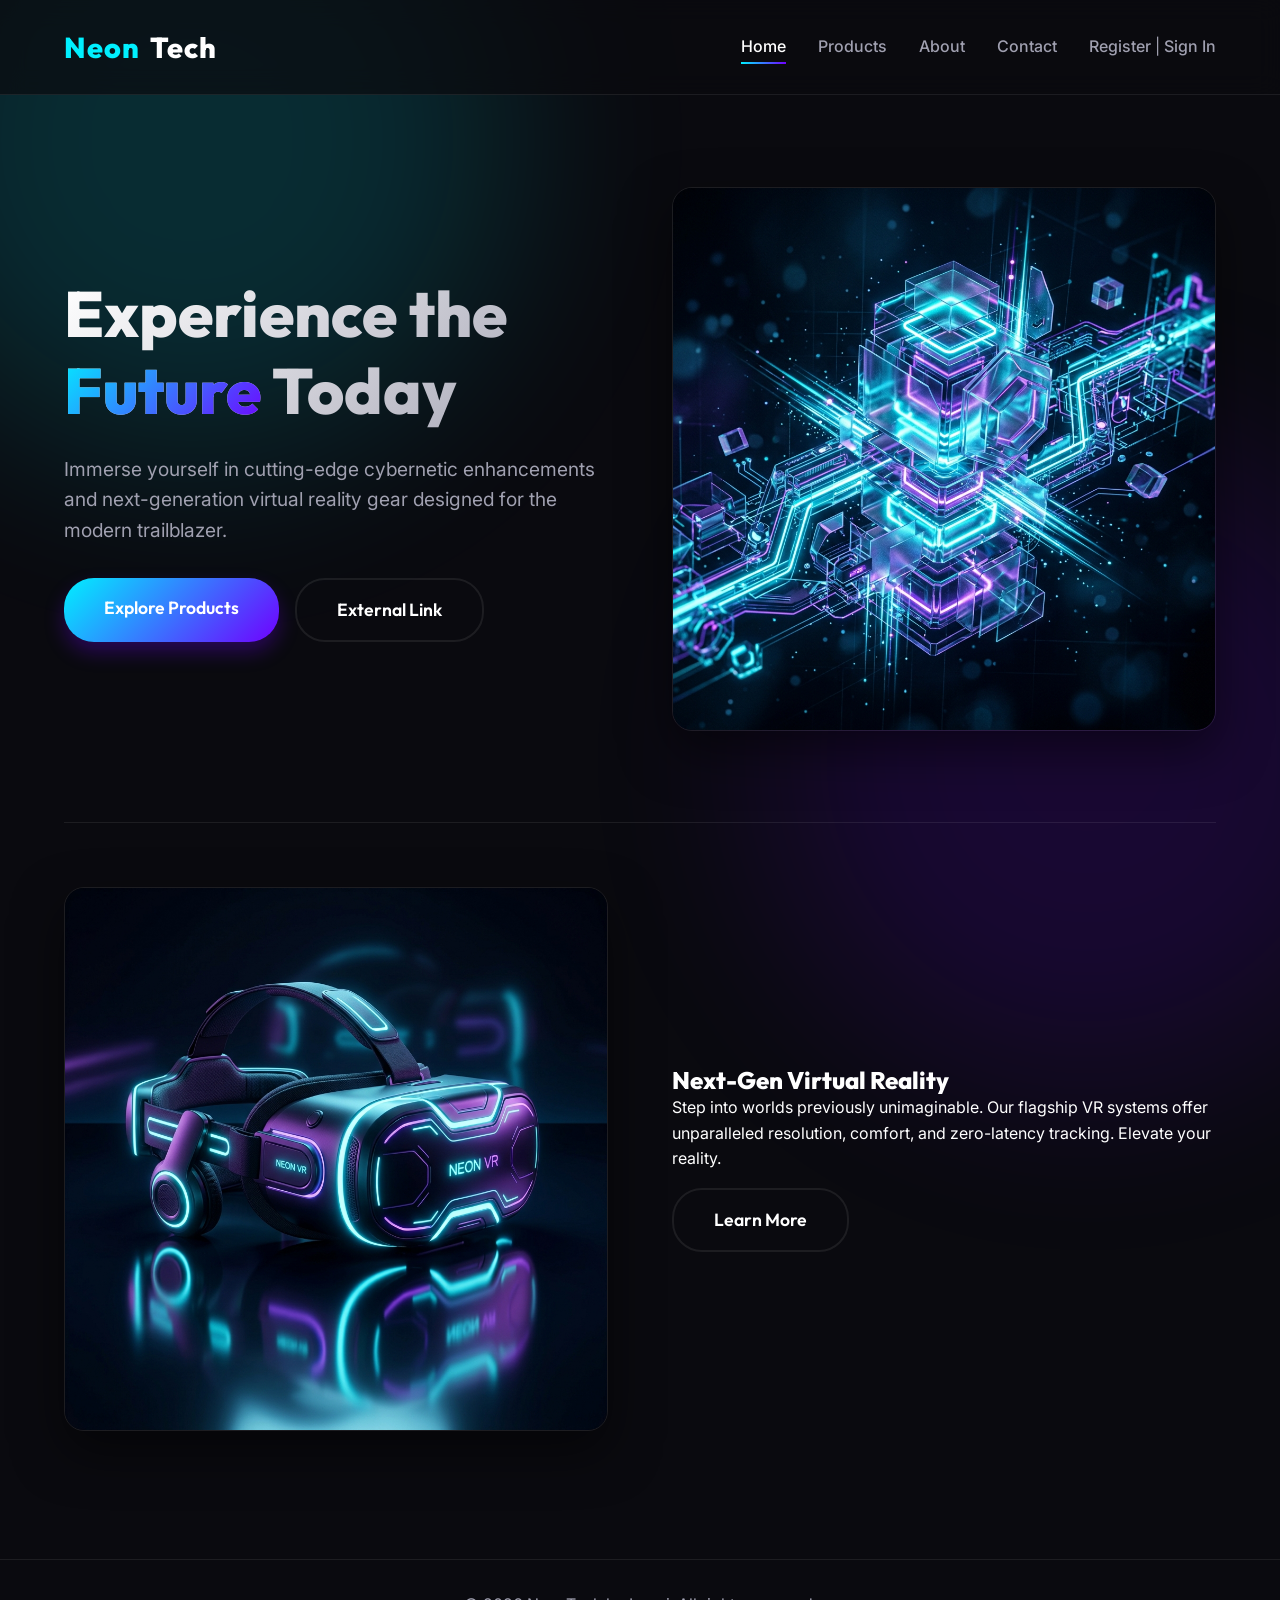
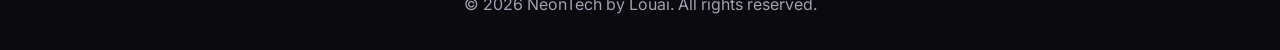
<file: index.html>
<!DOCTYPE html>
<html lang="en">
<head>
    <meta charset="UTF-8">
    <meta name="viewport" content="width=device-width, initial-scale=1.0">
    <title>NeonTech - Future of Tech</title>
    <meta name="description" content="Discover the latest in cybernetic and virtual reality technologies with NeonTech.">
    <link rel="stylesheet" href="style.css">
</head>
<body>
    <nav class="navbar">
        <div class="nav-brand">
            <span>Neon</span>Tech
        </div>
        <ul class="nav-links">
            <li><a href="index.html" class="active">Home</a></li>
            <li><a href="products.html">Products</a></li>
            <li><a href="about.html">About</a></li>
            <li><a href="contact.html">Contact</a></li>
            <li id="auth-links">
                <a href="register.html">Register</a>
                <span style="color: var(--text-secondary);"> | </span>
                <a href="signin.html">Sign In</a>
            </li>
            <li id="user-session" style="display:none;">
                <span id="user-name" style="color: var(--success-color); font-weight: bold;"></span>
                <button onclick="logout()" class="btn btn-outline" style="padding: 0.5rem 1rem; font-size: 0.9rem;">Logout</button>
            </li>
        </ul>
    </nav>

    <main>
        <section class="hero fade-in">
            <div class="hero-content">
                <h1>Experience the <span>Future</span> Today</h1>
                <p>Immerse yourself in cutting-edge cybernetic enhancements and next-generation virtual reality gear designed for the modern trailblazer.</p>
                <div style="display: flex; gap: 1rem;">
                    <a href="products.html" class="btn btn-primary">Explore Products</a>
                    <a href="https://github.com" target="_blank" class="btn btn-outline">External Link</a>
                </div>
            </div>
            <div class="hero-image">
                <img src="images/hero.png" alt="High tech geometric visualization">
            </div>
        </section>

        <section class="fade-in mt-3" style="display: flex; align-items: center; gap: 4rem; padding-top: 4rem; border-top: 1px solid var(--surface-border); flex-direction: row-reverse;">
            <div class="hero-content">
                <h2>Next-Gen <span>Virtual Reality</span></h2>
                <p>Step into worlds previously unimaginable. Our flagship VR systems offer unparalleled resolution, comfort, and zero-latency tracking. Elevate your reality.</p>
                <a href="about.html" class="btn btn-outline" style="margin-top: 1rem;">Learn More</a>
            </div>
            <div class="hero-image">
                <img src="images/feature.png" alt="Modern VR Headset glowing with neon lights">
            </div>
        </section>
    </main>

    <footer>
        <p>&copy; 2026 NeonTech by Louai. All rights reserved.</p>
    </footer>

    <script src="script.js"></script>
</body>
</html>
</file>
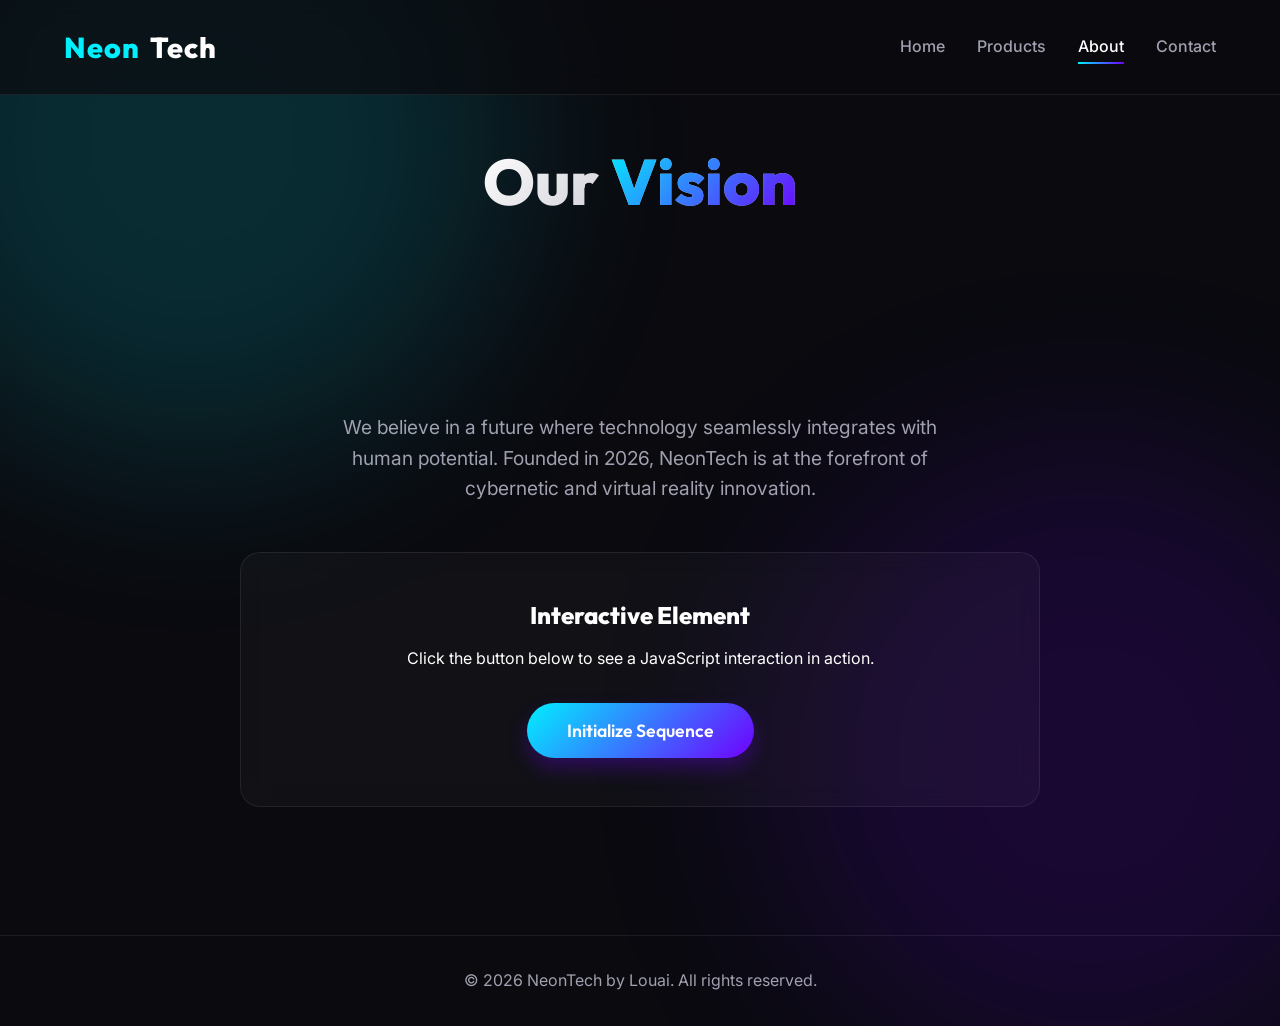
<file: about.html>
<!DOCTYPE html>
<html lang="en">
<head>
    <meta charset="UTF-8">
    <meta name="viewport" content="width=device-width, initial-scale=1.0">
    <title>About Us - NeonTech</title>
    <meta name="description" content="Learn more about NeonTech's vision for the future.">
    <link rel="stylesheet" href="style.css">
</head>
<body>
    <nav class="navbar">
        <div class="nav-brand">
            <span>Neon</span>Tech
        </div>
        <ul class="nav-links">
            <li><a href="index.html">Home</a></li>
            <li><a href="products.html">Products</a></li>
            <li><a href="about.html" class="active">About</a></li>
            <li><a href="contact.html">Contact</a></li>
        </ul>
    </nav>

    <main>
        <div class="hero fade-in" style="min-height: 40vh; text-align: center; flex-direction: column;">
            <h1>Our <span>Vision</span></h1>
            <p style="margin: 0 auto;">We believe in a future where technology seamlessly integrates with human potential. Founded in 2026, NeonTech is at the forefront of cybernetic and virtual reality innovation.</p>
        </div>
        
        <div class="form-container fade-in text-center mt-3" style="max-width: 800px;">
            <h2 class="mb-1">Interactive Element</h2>
            <p class="mb-2" id="interactive-text">Click the button below to see a JavaScript interaction in action.</p>
            <button id="demo-btn" class="btn btn-primary">Initialize Sequence</button>
        </div>
    </main>

    <footer>
        <p>&copy; 2026 NeonTech by Louai. All rights reserved.</p>
    </footer>

    <script src="script.js"></script>
</body>
</html>
</file>
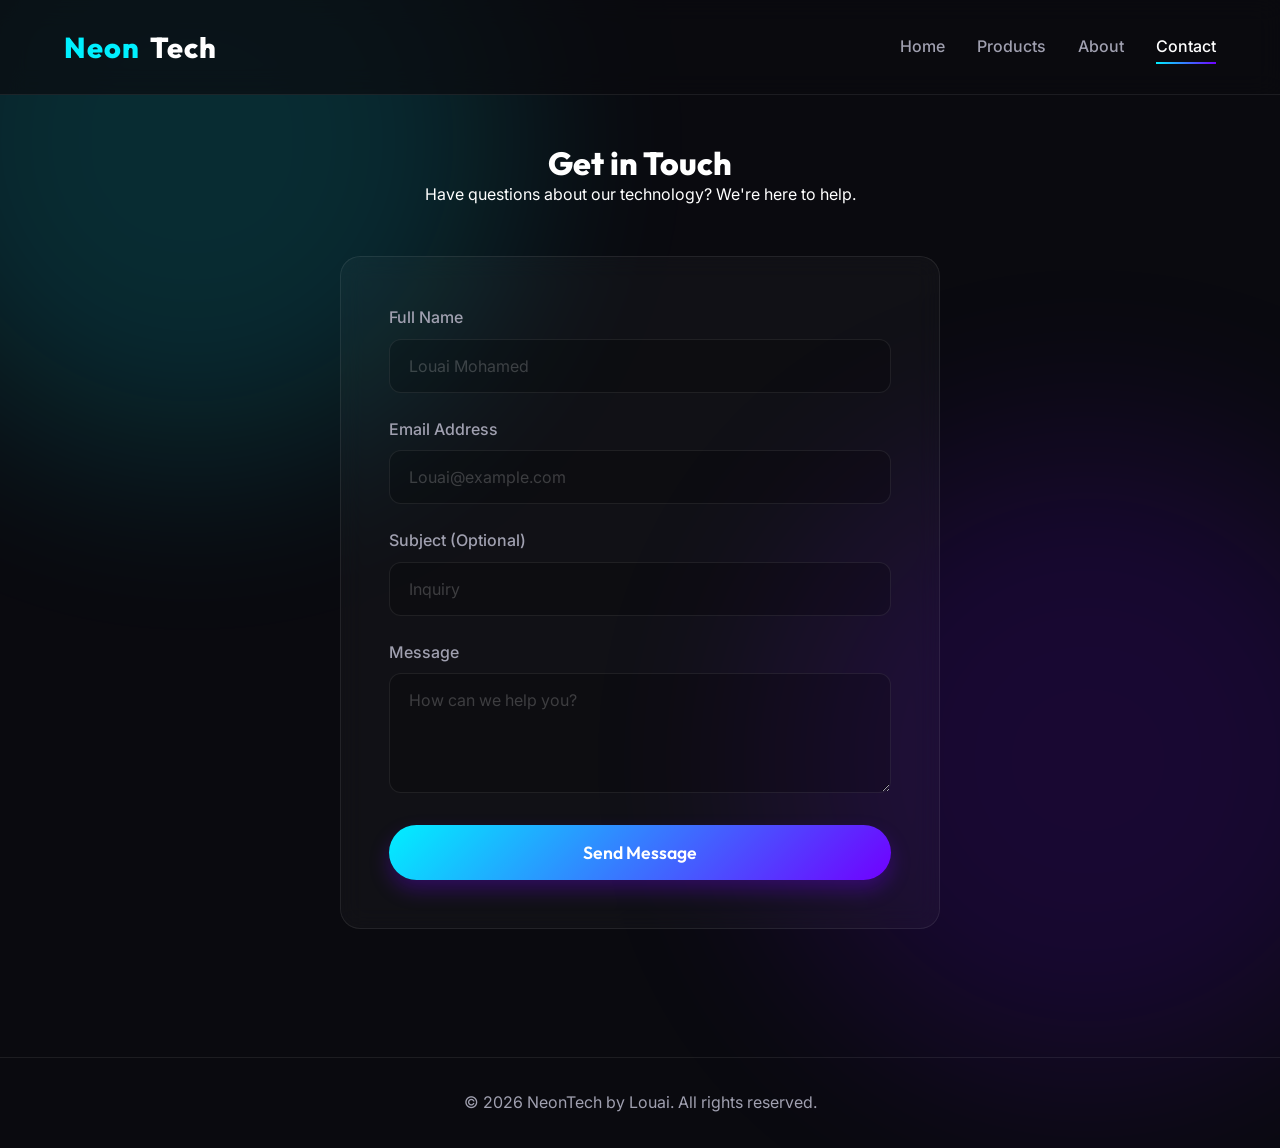
<file: contact.html>
<!DOCTYPE html>
<html lang="en">
<head>
    <meta charset="UTF-8">
    <meta name="viewport" content="width=device-width, initial-scale=1.0">
    <title>Contact Us - NeonTech</title>
    <meta name="description" content="Get in touch with NeonTech for support or business inquiries.">
    <link rel="stylesheet" href="style.css">
</head>
<body>
    <nav class="navbar">
        <div class="nav-brand">
            <span>Neon</span>Tech
        </div>
        <ul class="nav-links">
            <li><a href="index.html">Home</a></li>
            <li><a href="products.html">Products</a></li>
            <li><a href="about.html">About</a></li>
            <li><a href="contact.html" class="active">Contact</a></li>
        </ul>
    </nav>

    <main>
        <div class="text-center fade-in mb-3">
            <h1>Get in <span>Touch</span></h1>
            <p>Have questions about our technology? We're here to help.</p>
        </div>

        <div class="form-container fade-in">
            <form id="contact-form" novalidate>
                <div class="form-group" id="name-group">
                    <label for="name">Full Name</label>
                    <input type="text" id="name" name="name" class="form-control" placeholder="Louai Mohamed">
                    <div class="error-message">Name is required.</div>
                </div>
                
                <div class="form-group" id="email-group">
                    <label for="email">Email Address</label>
                    <input type="email" id="email" name="email" class="form-control" placeholder="Louai@example.com">
                    <div class="error-message">A valid email is required.</div>
                </div>

                <div class="form-group">
                    <label for="subject">Subject (Optional)</label>
                    <input type="text" id="subject" name="subject" class="form-control" placeholder="Inquiry">
                </div>
                
                <div class="form-group" id="message-group">
                    <label for="message">Message</label>
                    <textarea id="message" name="message" class="form-control" placeholder="How can we help you?"></textarea>
                    <div class="error-message">Message is required.</div>
                </div>
                
                <button type="submit" class="btn btn-primary" style="width: 100%;">Send Message</button>
            </form>
        </div>
    </main>

    <footer>
        <p>&copy; 2026 NeonTech by Louai. All rights reserved.</p>
    </footer>

    <script src="script.js"></script>
</body>
</html>
</file>
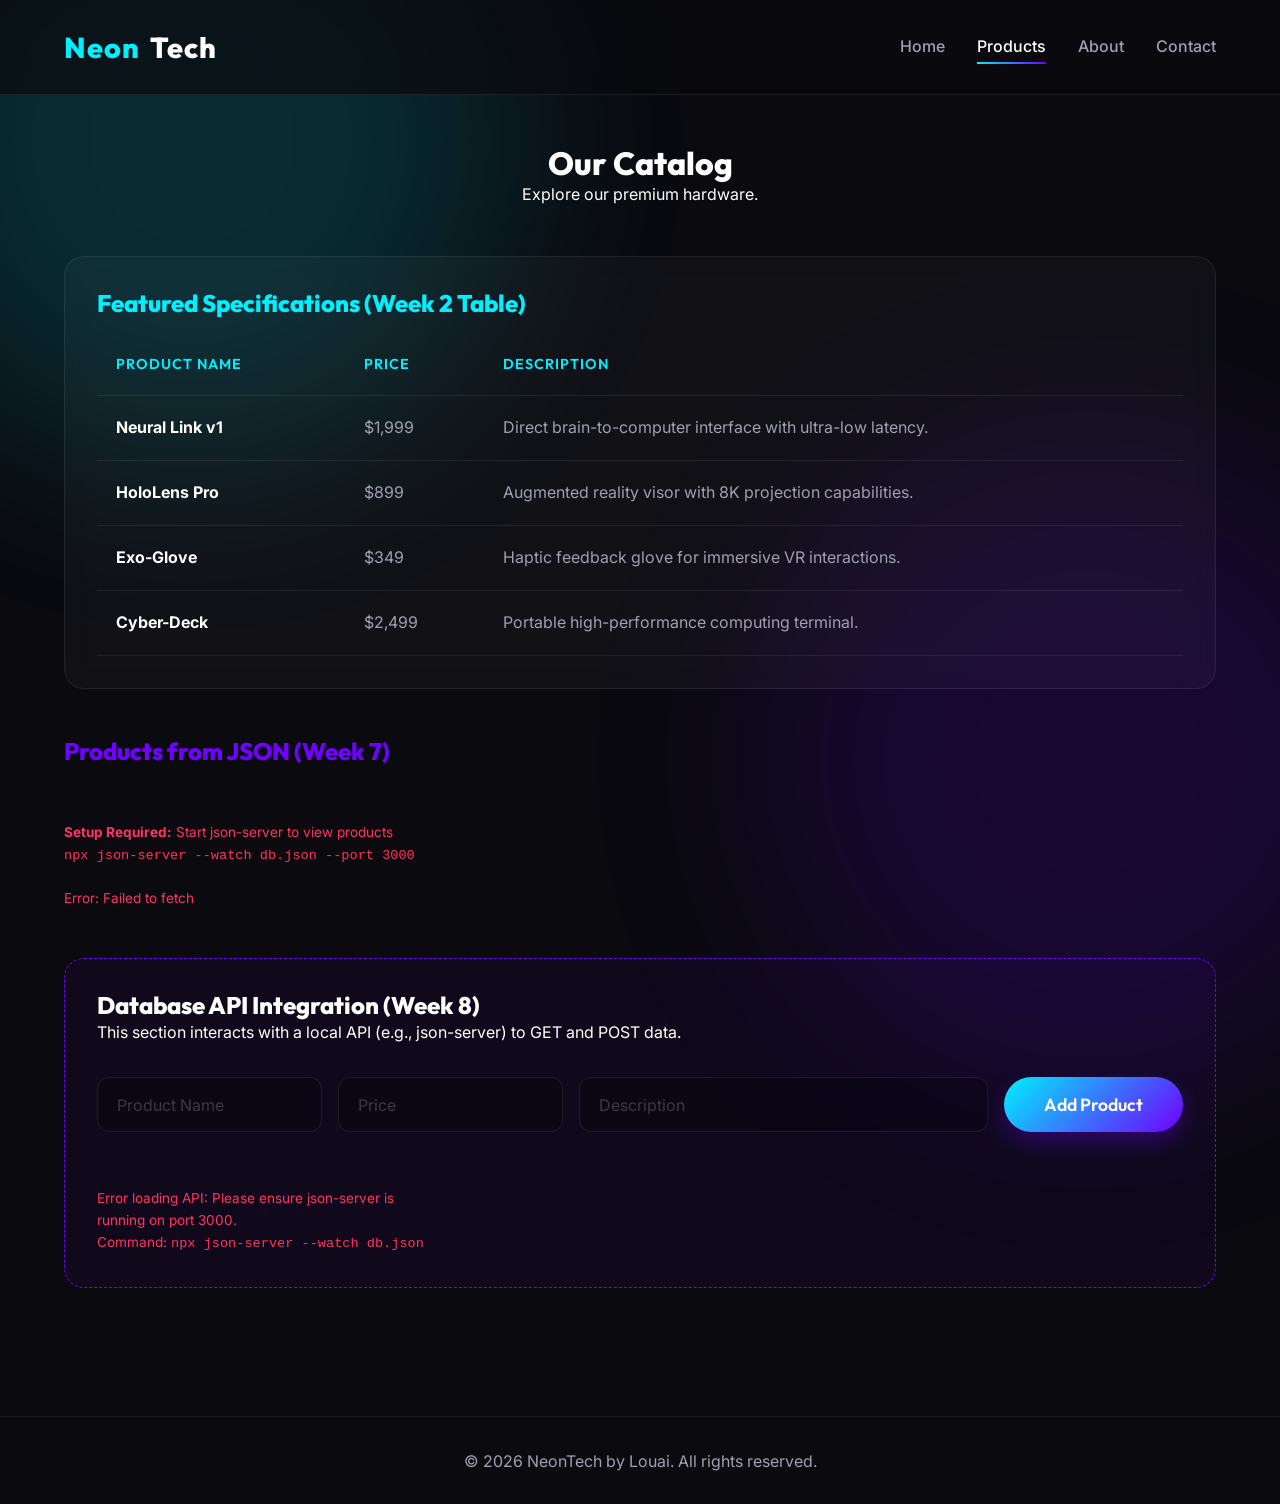
<file: products.html>
<!DOCTYPE html>
<html lang="en">
<head>
    <meta charset="UTF-8">
    <meta name="viewport" content="width=device-width, initial-scale=1.0">
    <title>Products - NeonTech</title>
    <meta name="description" content="Browse our catalog of advanced cybernetic and VR products.">
    <link rel="stylesheet" href="style.css">
</head>
<body>
    <nav class="navbar">
        <div class="nav-brand">
            <span>Neon</span>Tech
        </div>
        <ul class="nav-links">
            <li><a href="index.html">Home</a></li>
            <li><a href="products.html" class="active">Products</a></li>
            <li><a href="about.html">About</a></li>
            <li><a href="contact.html">Contact</a></li>
        </ul>
    </nav>

    <main>
        <div class="text-center fade-in">
            <h1>Our <span>Catalog</span></h1>
            <p>Explore our premium hardware.</p>
        </div>

        <!-- Week 2 HTML Table Requirement -->
        <div class="table-container fade-in mt-3">
            <h2 class="mb-1" style="color: var(--primary-color);">Featured Specifications (Week 2 Table)</h2>
            <table>
                <thead>
                    <tr>
                        <th>Product Name</th>
                        <th>Price</th>
                        <th>Description</th>
                    </tr>
                </thead>
                <tbody>
                    <tr>
                        <td><strong>Neural Link v1</strong></td>
                        <td>$1,999</td>
                        <td>Direct brain-to-computer interface with ultra-low latency.</td>
                    </tr>
                    <tr>
                        <td><strong>HoloLens Pro</strong></td>
                        <td>$899</td>
                        <td>Augmented reality visor with 8K projection capabilities.</td>
                    </tr>
                    <tr>
                        <td><strong>Exo-Glove</strong></td>
                        <td>$349</td>
                        <td>Haptic feedback glove for immersive VR interactions.</td>
                    </tr>
                    <tr>
                        <td><strong>Cyber-Deck</strong></td>
                        <td>$2,499</td>
                        <td>Portable high-performance computing terminal.</td>
                    </tr>
                </tbody>
            </table>
        </div>

        <!-- Week 7 JSON Data Section -->
        <div class="fade-in mt-3">
            <h2 style="color: var(--secondary-color);">Products from JSON (Week 7)</h2>
            <div id="json-products" class="products-grid">
                <!-- Products loaded via fetch API will appear here -->
            </div>
        </div>

        <!-- Week 8 API Management Section -->
        <div class="api-management fade-in mt-3">
            <h2>Database API Integration (Week 8)</h2>
            <p class="mb-2">This section interacts with a local API (e.g., json-server) to GET and POST data.</p>
            
            <form id="api-form" class="mb-2" style="display: flex; gap: 1rem; flex-wrap: wrap;">
                <input type="text" id="api-name" class="form-control" placeholder="Product Name" required style="flex: 1; min-width: 200px;">
                <input type="number" id="api-price" class="form-control" placeholder="Price" required style="flex: 1; min-width: 150px;">
                <input type="text" id="api-desc" class="form-control" placeholder="Description" required style="flex: 2; min-width: 250px;">
                <button type="submit" class="btn btn-primary">Add Product</button>
            </form>

            <div id="api-products" class="products-grid mt-3">
                <!-- API Products will load here -->
            </div>
        </div>
    </main>

    <footer>
        <p>&copy; 2026 NeonTech by Louai. All rights reserved.</p>
    </footer>

    <script src="script.js?v=20260508-live-sync-3"></script>
</body>
</html>
</file>
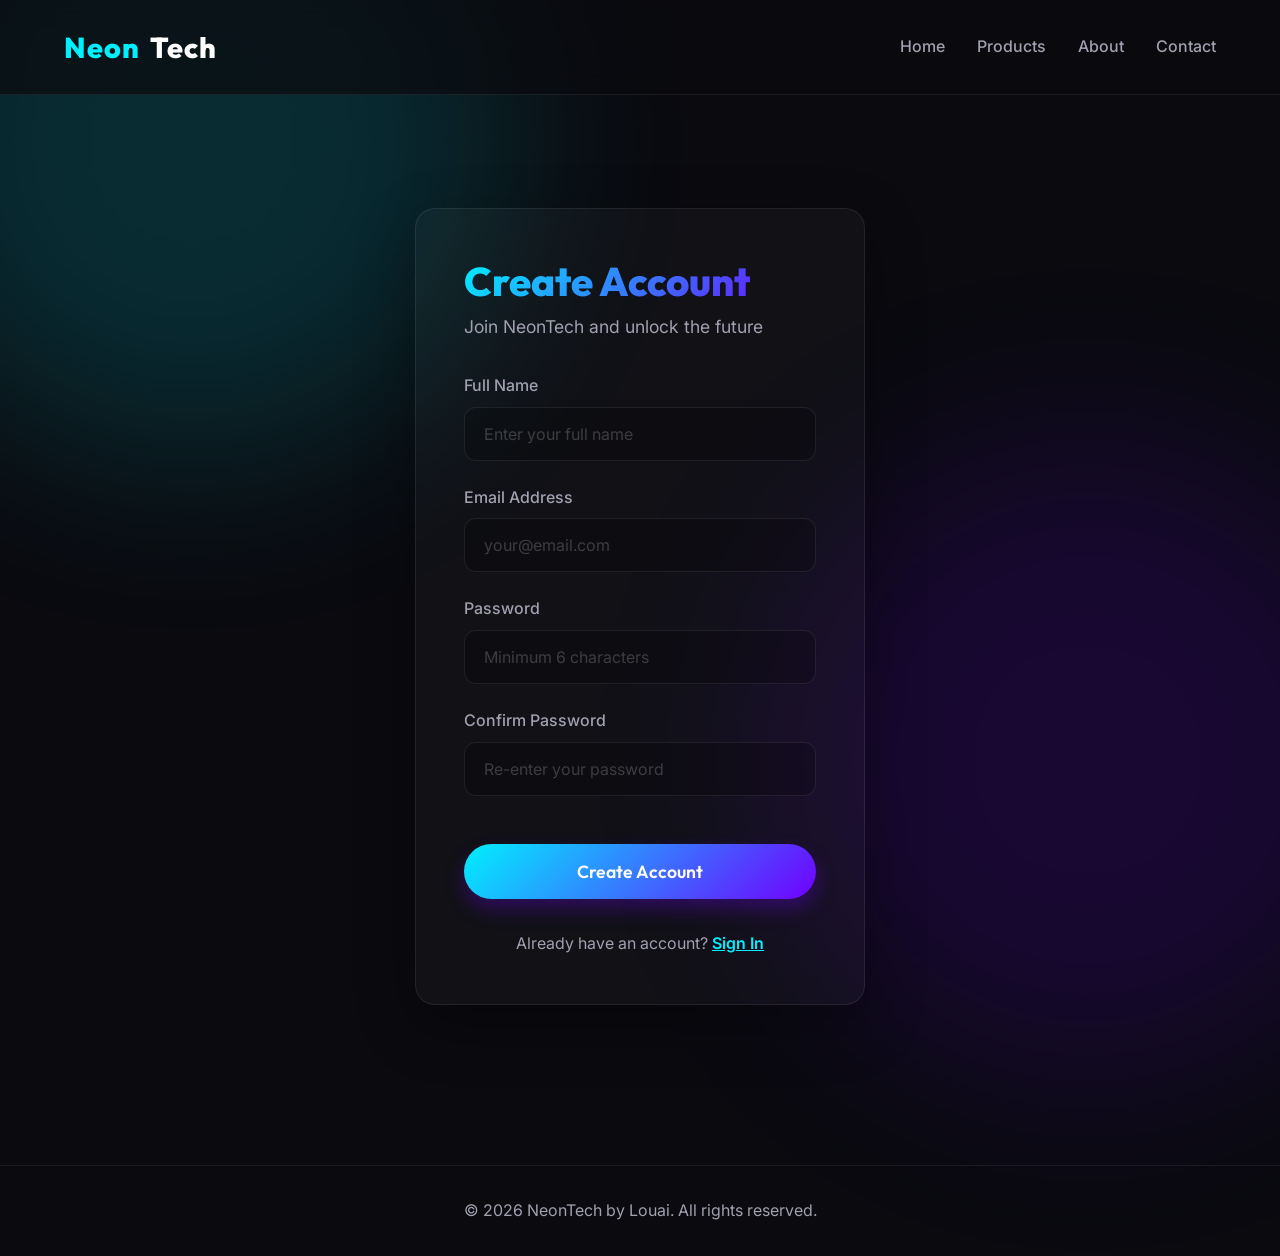
<file: register.html>
<!DOCTYPE html>
<html lang="en">
<head>
    <meta charset="UTF-8">
    <meta name="viewport" content="width=device-width, initial-scale=1.0">
    <title>Register - NeonTech</title>
    <meta name="description" content="Create your NeonTech account to access exclusive features.">
    <link rel="stylesheet" href="style.css">
</head>
<body>
    <nav class="navbar">
        <div class="nav-brand">
            <span>Neon</span>Tech
        </div>
        <ul class="nav-links">
            <li><a href="index.html">Home</a></li>
            <li><a href="products.html">Products</a></li>
            <li><a href="about.html">About</a></li>
            <li><a href="contact.html">Contact</a></li>
        </ul>
    </nav>

    <main style="padding-top: 6rem;">
        <div class="auth-container fade-in">
            <div class="auth-card">
                <h1>Create Account</h1>
                <p class="auth-subtitle">Join NeonTech and unlock the future</p>

                <form id="register-form" novalidate>
                    <div class="form-group" id="reg-name-group">
                        <label for="reg-name">Full Name</label>
                        <input 
                            type="text" 
                            id="reg-name" 
                            name="name" 
                            class="form-control" 
                            placeholder="Enter your full name"
                            required>
                        <div class="error-message">Name is required and must contain only letters and spaces.</div>
                    </div>

                    <div class="form-group" id="reg-email-group">
                        <label for="reg-email">Email Address</label>
                        <input 
                            type="email" 
                            id="reg-email" 
                            name="email" 
                            class="form-control" 
                            placeholder="your@email.com"
                            required>
                        <div class="error-message">A valid email address is required.</div>
                    </div>

                    <div class="form-group" id="reg-password-group">
                        <label for="reg-password">Password</label>
                        <input 
                            type="password" 
                            id="reg-password" 
                            name="password" 
                            class="form-control" 
                            placeholder="Minimum 6 characters"
                            required>
                        <div class="error-message">Password must be at least 6 characters long.</div>
                    </div>

                    <div class="form-group" id="reg-confirm-group">
                        <label for="reg-confirm">Confirm Password</label>
                        <input 
                            type="password" 
                            id="reg-confirm" 
                            name="confirm" 
                            class="form-control" 
                            placeholder="Re-enter your password"
                            required>
                        <div class="error-message">Passwords do not match.</div>
                    </div>

                    <button type="submit" class="btn btn-primary" style="width: 100%; margin-top: 1.5rem;">Create Account</button>
                </form>

                <p class="auth-link-text">
                    Already have an account? <a href="signin.html">Sign In</a>
                </p>
            </div>
        </div>
    </main>

    <footer>
        <p>&copy; 2026 NeonTech by Louai. All rights reserved.</p>
    </footer>

    <script src="script.js"></script>
</body>
</html>
</file>
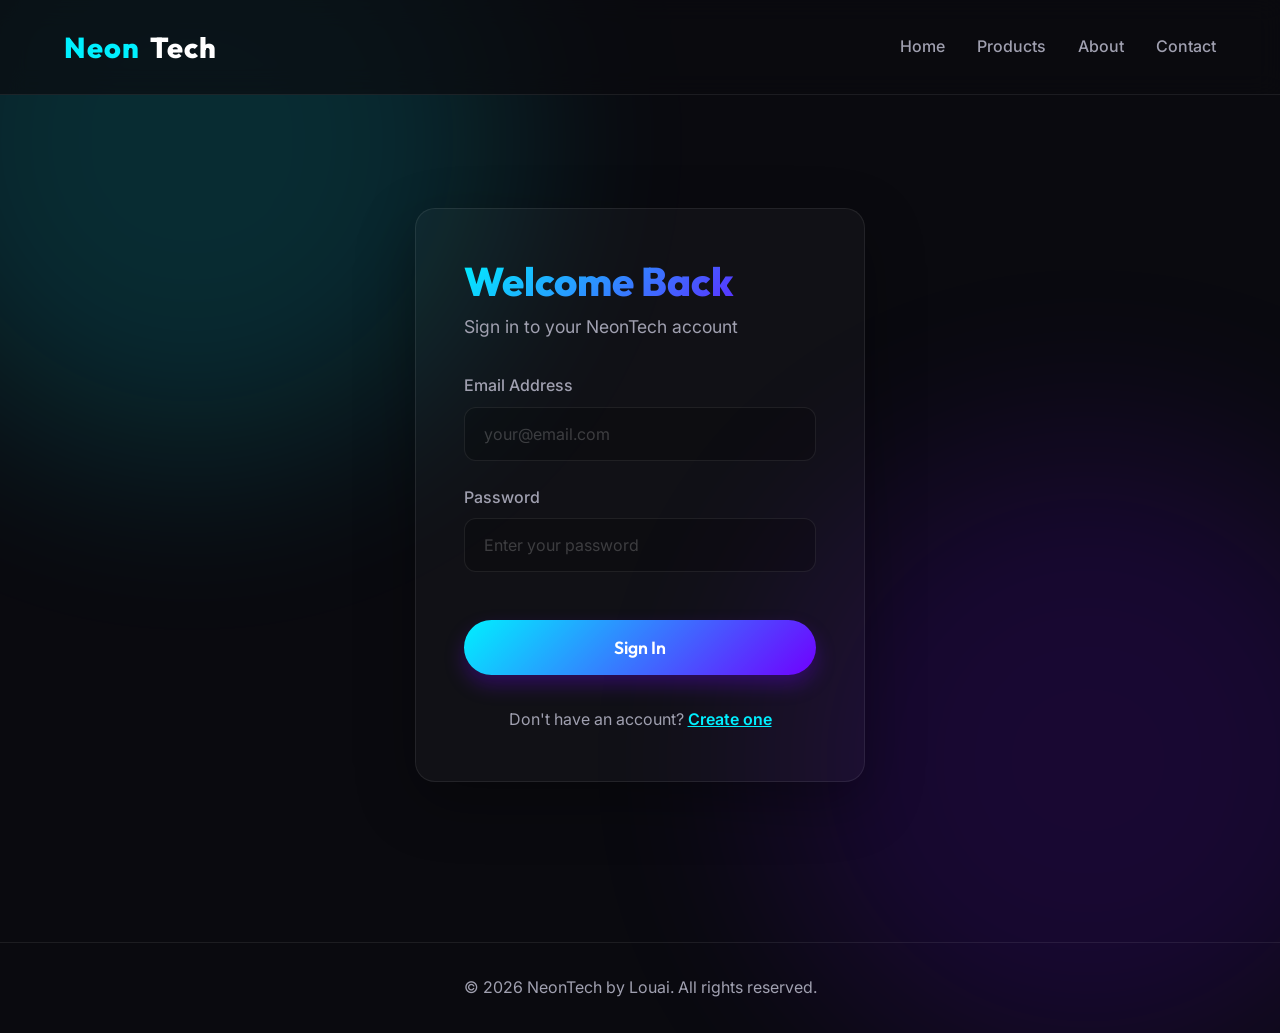
<file: signin.html>
<!DOCTYPE html>
<html lang="en">
<head>
    <meta charset="UTF-8">
    <meta name="viewport" content="width=device-width, initial-scale=1.0">
    <title>Sign In - NeonTech</title>
    <meta name="description" content="Login to your NeonTech account.">
    <link rel="stylesheet" href="style.css">
</head>
<body>
    <nav class="navbar">
        <div class="nav-brand">
            <span>Neon</span>Tech
        </div>
        <ul class="nav-links">
            <li><a href="index.html">Home</a></li>
            <li><a href="products.html">Products</a></li>
            <li><a href="about.html">About</a></li>
            <li><a href="contact.html">Contact</a></li>
        </ul>
    </nav>

    <main style="padding-top: 6rem;">
        <div class="auth-container fade-in">
            <div class="auth-card">
                <h1>Welcome Back</h1>
                <p class="auth-subtitle">Sign in to your NeonTech account</p>

                <form id="signin-form" novalidate>
                    <div class="form-group" id="signin-email-group">
                        <label for="signin-email">Email Address</label>
                        <input 
                            type="email" 
                            id="signin-email" 
                            name="email" 
                            class="form-control" 
                            placeholder="your@email.com"
                            required>
                        <div class="error-message">Email is required.</div>
                    </div>

                    <div class="form-group" id="signin-password-group">
                        <label for="signin-password">Password</label>
                        <input 
                            type="password" 
                            id="signin-password" 
                            name="password" 
                            class="form-control" 
                            placeholder="Enter your password"
                            required>
                        <div class="error-message">Password is required.</div>
                    </div>

                    <button type="submit" class="btn btn-primary" style="width: 100%; margin-top: 1.5rem;">Sign In</button>
                </form>

                <p class="auth-link-text">
                    Don't have an account? <a href="register.html">Create one</a>
                </p>
            </div>
        </div>
    </main>

    <footer>
        <p>&copy; 2026 NeonTech by Louai. All rights reserved.</p>
    </footer>

    <script src="script.js"></script>
</body>
</html>
</file>
<file: style.css>
@import url('https://fonts.googleapis.com/css2?family=Outfit:wght@300;400;600;800&family=Inter:wght@400;500;700&display=swap');

:root {
  --bg-color: #0a0a0f;
  --surface-color: rgba(255, 255, 255, 0.03);
  --surface-border: rgba(255, 255, 255, 0.08);
  --primary-color: #00f0ff;
  --secondary-color: #7000ff;
  --text-primary: #ffffff;
  --text-secondary: #a0a0b0;
  --danger-color: #ff3366;
  --success-color: #00ffaa;
  --glass-bg: rgba(10, 10, 15, 0.7);
  --glass-blur: blur(12px);
  --transition: all 0.3s cubic-bezier(0.25, 0.8, 0.25, 1);
}

* {
  margin: 0;
  padding: 0;
  box-sizing: border-box;
}

body {
  font-family: 'Inter', sans-serif;
  background-color: var(--bg-color);
  color: var(--text-primary);
  line-height: 1.6;
  min-height: 100vh;
  display: flex;
  flex-direction: column;
  overflow-x: hidden;
  position: relative;
}

/* Background Effects */
body::before, body::after {
  content: '';
  position: fixed;
  width: 50vw;
  height: 50vw;
  border-radius: 50%;
  filter: blur(100px);
  z-index: -1;
  opacity: 0.15;
  pointer-events: none;
}

body::before {
  top: -20%;
  left: -10%;
  background: var(--primary-color);
}

body::after {
  bottom: -20%;
  right: -10%;
  background: var(--secondary-color);
}

h1, h2, h3, h4, h5, h6 {
  font-family: 'Outfit', sans-serif;
  font-weight: 800;
  line-height: 1.2;
}

a {
  text-decoration: none;
  color: var(--primary-color);
  transition: var(--transition);
}

a:hover {
  text-shadow: 0 0 8px rgba(0, 240, 255, 0.5);
}

/* Navigation Bar (Week 4 Layout) */
.navbar {
  position: fixed;
  top: 0;
  left: 0;
  width: 100%;
  padding: 1.5rem 5%;
  display: flex;
  justify-content: space-between;
  align-items: center;
  background: var(--glass-bg);
  backdrop-filter: var(--glass-blur);
  border-bottom: 1px solid var(--surface-border);
  z-index: 1000;
  transition: var(--transition);
}

.nav-brand {
  font-family: 'Outfit', sans-serif;
  font-size: 1.8rem;
  font-weight: 800;
  color: #fff;
  letter-spacing: 1px;
  display: flex;
  align-items: center;
  gap: 10px;
}

.nav-brand span {
  color: var(--primary-color);
}

.nav-links {
  display: flex;
  gap: 2rem;
  list-style: none;
}

.nav-links a {
  color: var(--text-secondary);
  font-weight: 500;
  font-size: 1rem;
  position: relative;
  padding: 0.5rem 0;
}

.nav-links a::after {
  content: '';
  position: absolute;
  bottom: 0;
  left: 0;
  width: 0;
  height: 2px;
  background: linear-gradient(90deg, var(--primary-color), var(--secondary-color));
  transition: var(--transition);
}

.nav-links a:hover, .nav-links a.active {
  color: var(--text-primary);
}

.nav-links a:hover::after, .nav-links a.active::after {
  width: 100%;
}

/* Main Layout (Week 4 Layout) */
main {
  flex: 1;
  margin-top: 80px;
  padding: 4rem 5%;
  max-width: 1400px;
  width: 100%;
  margin-left: auto;
  margin-right: auto;
}

/* Hero Section */
.hero {
  display: flex;
  align-items: center;
  justify-content: space-between;
  min-height: 70vh;
  gap: 4rem;
}

.hero-content {
  flex: 1;
}

.hero h1 {
  font-size: 4rem;
  margin-bottom: 1.5rem;
  background: linear-gradient(135deg, #fff 0%, #a0a0b0 100%);
  -webkit-background-clip: text;
  -webkit-text-fill-color: transparent;
}

.hero h1 span {
  background: linear-gradient(135deg, var(--primary-color) 0%, var(--secondary-color) 100%);
  -webkit-background-clip: text;
  -webkit-text-fill-color: transparent;
}

.hero p {
  font-size: 1.2rem;
  color: var(--text-secondary);
  margin-bottom: 2rem;
  max-width: 600px;
}

.hero-image {
  flex: 1;
  display: flex;
  justify-content: center;
  position: relative;
}

.hero-image img {
  max-width: 100%;
  border-radius: 20px;
  box-shadow: 0 20px 50px rgba(0, 0, 0, 0.5);
  border: 1px solid var(--surface-border);
  transition: var(--transition);
  animation: float 6s ease-in-out infinite;
}

@keyframes float {
  0% { transform: translateY(0px); }
  50% { transform: translateY(-20px); }
  100% { transform: translateY(0px); }
}

/* Buttons */
.btn {
  display: inline-block;
  padding: 1rem 2.5rem;
  border-radius: 30px;
  font-family: 'Outfit', sans-serif;
  font-weight: 600;
  font-size: 1.1rem;
  cursor: pointer;
  transition: var(--transition);
  border: none;
  outline: none;
}

.btn-primary {
  background: linear-gradient(135deg, var(--primary-color) 0%, var(--secondary-color) 100%);
  color: #fff;
  box-shadow: 0 10px 20px rgba(112, 0, 255, 0.3);
}

.btn-primary:hover {
  transform: translateY(-3px);
  box-shadow: 0 15px 30px rgba(112, 0, 255, 0.5);
  text-shadow: none;
}

.btn-outline {
  background: transparent;
  color: #fff;
  border: 2px solid var(--surface-border);
  backdrop-filter: var(--glass-blur);
}

.btn-outline:hover {
  border-color: var(--primary-color);
  background: rgba(0, 240, 255, 0.1);
}

/* Tables (Week 2 Content) */
.table-container {
  background: var(--surface-color);
  border: 1px solid var(--surface-border);
  border-radius: 20px;
  padding: 2rem;
  backdrop-filter: var(--glass-blur);
  overflow-x: auto;
  margin: 3rem 0;
}

table {
  width: 100%;
  border-collapse: collapse;
}

th, td {
  padding: 1.2rem;
  text-align: left;
  border-bottom: 1px solid var(--surface-border);
}

th {
  font-family: 'Outfit', sans-serif;
  font-weight: 600;
  color: var(--primary-color);
  text-transform: uppercase;
  letter-spacing: 1px;
  font-size: 0.9rem;
}

tr:hover td {
  background: rgba(255, 255, 255, 0.02);
}

td {
  color: var(--text-secondary);
}

td strong {
  color: var(--text-primary);
}

/* Forms (Week 2 & Week 6 Content) */
.form-container {
  background: var(--surface-color);
  border: 1px solid var(--surface-border);
  border-radius: 20px;
  padding: 3rem;
  backdrop-filter: var(--glass-blur);
  max-width: 600px;
  margin: 0 auto;
}

.form-group {
  margin-bottom: 1.5rem;
  position: relative;
}

.form-group label {
  display: block;
  margin-bottom: 0.5rem;
  font-weight: 500;
  color: var(--text-secondary);
  transition: var(--transition);
}

.form-control {
  width: 100%;
  padding: 1rem 1.2rem;
  background: rgba(0, 0, 0, 0.2);
  border: 1px solid var(--surface-border);
  border-radius: 12px;
  color: #fff;
  font-family: 'Inter', sans-serif;
  font-size: 1rem;
  transition: var(--transition);
}

.form-control:focus {
  outline: none;
  border-color: var(--primary-color);
  background: rgba(0, 240, 255, 0.05);
  box-shadow: 0 0 15px rgba(0, 240, 255, 0.1);
}

.form-control::placeholder {
  color: rgba(255, 255, 255, 0.2);
}

textarea.form-control {
  resize: vertical;
  min-height: 120px;
}

.error-message {
  color: var(--danger-color);
  font-size: 0.85rem;
  margin-top: 0.5rem;
  display: none;
  animation: slideUp 0.3s ease;
}

.form-group.error .form-control {
  border-color: var(--danger-color);
  background: rgba(255, 51, 102, 0.05);
}

.form-group.error .error-message {
  display: block;
}

.form-group.success .form-control {
  border-color: var(--success-color);
}

/* Grid Layout for Products (Week 7/8 Content) */
.products-grid {
  display: grid;
  grid-template-columns: repeat(auto-fill, minmax(300px, 1fr));
  gap: 2rem;
  margin-top: 3rem;
}

.product-card {
  background: var(--surface-color);
  border: 1px solid var(--surface-border);
  border-radius: 20px;
  padding: 2rem;
  backdrop-filter: var(--glass-blur);
  transition: var(--transition);
  display: flex;
  flex-direction: column;
}

.product-card:hover {
  transform: translateY(-10px);
  border-color: rgba(112, 0, 255, 0.5);
  box-shadow: 0 20px 40px rgba(0, 0, 0, 0.4);
}

.product-card h3 {
  font-size: 1.5rem;
  margin-bottom: 0.5rem;
  color: var(--text-primary);
}

.product-price {
  font-family: 'Outfit', sans-serif;
  font-weight: 800;
  font-size: 1.8rem;
  color: var(--primary-color);
  margin-bottom: 1rem;
}

.product-desc {
  color: var(--text-secondary);
  flex: 1;
  margin-bottom: 1.5rem;
}

/* API Management Section (Week 8) */
.api-management {
  background: rgba(112, 0, 255, 0.05);
  border: 1px dashed var(--secondary-color);
  border-radius: 20px;
  padding: 2rem;
  margin-top: 3rem;
}

/* Footer */
footer {
  text-align: center;
  padding: 2rem;
  border-top: 1px solid var(--surface-border);
  color: var(--text-secondary);
  margin-top: 4rem;
}

/* Animations */
@keyframes slideUp {
  from { opacity: 0; transform: translateY(10px); }
  to { opacity: 1; transform: translateY(0); }
}

.fade-in {
  animation: slideUp 0.6s ease-out forwards;
}

/* Utilities */
.text-center { text-align: center; }
.mb-1 { margin-bottom: 1rem; }
.mb-2 { margin-bottom: 2rem; }
.mb-3 { margin-bottom: 3rem; }
.mt-3 { margin-top: 3rem; }

/* Authentication Pages (NEW: Register & Sign In) */
.auth-container {
  display: flex;
  justify-content: center;
  align-items: center;
  min-height: 60vh;
  padding: 2rem;
}

.auth-card {
  background: var(--surface-color);
  border: 1px solid var(--surface-border);
  border-radius: 20px;
  padding: 3rem;
  backdrop-filter: var(--glass-blur);
  max-width: 450px;
  width: 100%;
  box-shadow: 0 20px 60px rgba(0, 0, 0, 0.3);
}

.auth-card h1 {
  font-size: 2.5rem;
  margin-bottom: 0.5rem;
  background: linear-gradient(135deg, var(--primary-color) 0%, var(--secondary-color) 100%);
  -webkit-background-clip: text;
  -webkit-text-fill-color: transparent;
}

.auth-subtitle {
  color: var(--text-secondary);
  margin-bottom: 2rem;
  font-size: 1.1rem;
}

.auth-card form {
  margin-bottom: 2rem;
}

.auth-link-text {
  text-align: center;
  color: var(--text-secondary);
  font-size: 1rem;
}

.auth-link-text a {
  color: var(--primary-color);
  font-weight: 600;
  text-decoration: underline;
}

.auth-link-text a:hover {
  color: var(--secondary-color);
}

/* Responsive */
@media (max-width: 768px) {
  .hero {
    flex-direction: column;
    text-align: center;
    padding-top: 2rem;
  }
  
  .hero h1 {
    font-size: 2.5rem;
  }
  
  .nav-links {
    display: none; /* Mobile menu would go here */
  }
}
</file>
